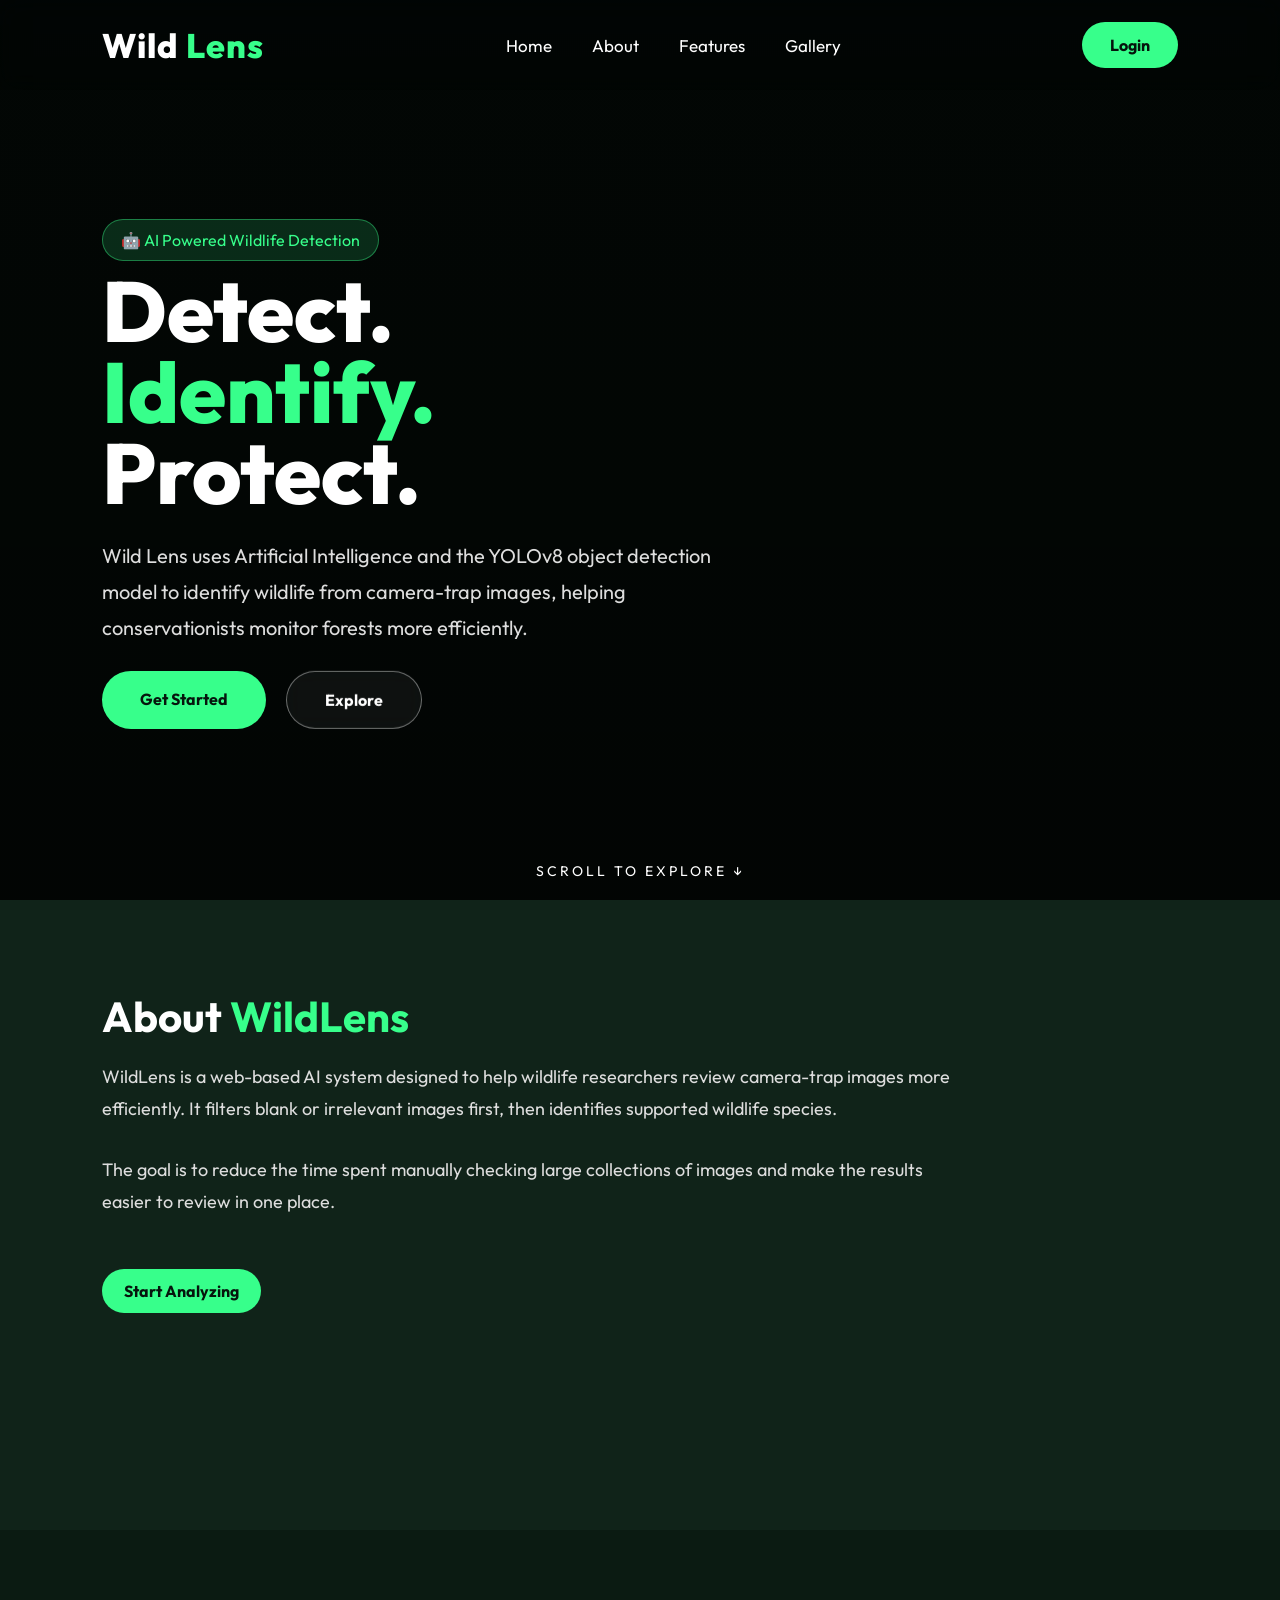
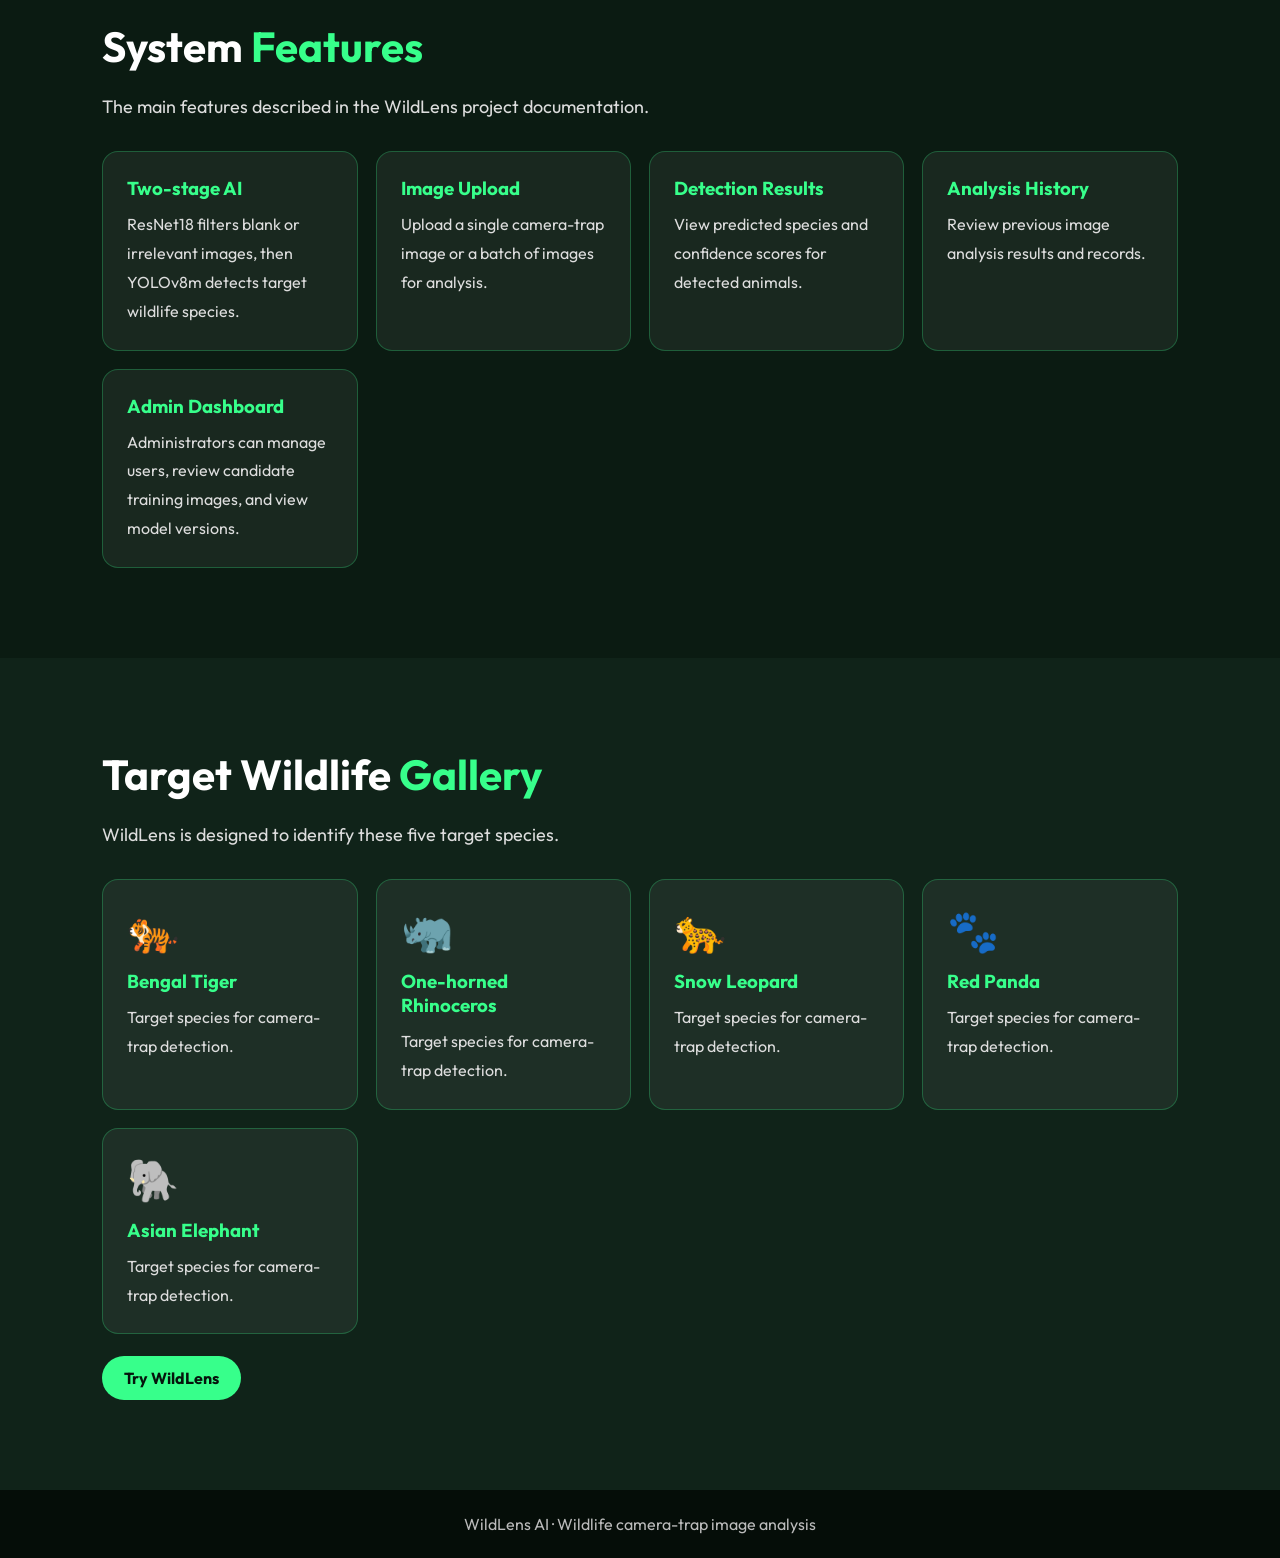
<file: frontend/index.html>
<!doctype html>
<html lang="en">
  <head>
    <meta charset="UTF-8" />
    <meta name="viewport" content="width=device-width, initial-scale=1.0" />
    <title>Wild Lens | AI Wildlife Detection</title>

    <link
      href="https://fonts.googleapis.com/css2?family=Outfit:wght@300;400;500;600;700;800&display=swap"
      rel="stylesheet"
    />

    <style>
      * {
        margin: 0;
        padding: 0;
        box-sizing: border-box;
        font-family: "Outfit", sans-serif;
      }

      html {
        scroll-behavior: smooth;
      }

      body {
        overflow-x: hidden;
        overflow-y: auto;
        color: #fff;
        background: #07130d;
      }

      /* HERO SECTION */
      .hero {
        min-height: 100vh;
        background:
          linear-gradient(rgba(0, 0, 0, 0.65), rgba(0, 0, 0, 0.75)),
          url("https://upload.wikimedia.org/wikipedia/commons/5/56/Tiger.50.jpg");
        background-size: cover;
        background-position: center;
        position: relative;
      }

      /* NAVBAR */
      nav {
        position: absolute;
        top: 0;
        left: 0;
        width: 100%;
        padding: 22px 8%;
        display: flex;
        justify-content: space-between;
        align-items: center;
        backdrop-filter: blur(12px);
        background: rgba(0, 0, 0, 0.15);
        z-index: 10;
      }

      .logo {
        font-size: 34px;
        font-weight: 800;
        letter-spacing: 1px;
      }

      .logo span {
        color: #37ff8b;
      }

      nav ul {
        display: flex;
        list-style: none;
        gap: 40px;
      }

      nav ul li a {
        text-decoration: none;
        color: white;
        font-size: 17px;
        transition: 0.3s;
      }

      nav ul li a:hover {
        color: #37ff8b;
      }

      .login {
        padding: 13px 28px;
        background: #37ff8b;
        border-radius: 40px;
        color: #05140c;
        text-decoration: none;
        font-weight: 700;
        transition: 0.3s;
      }

      .login:hover {
        box-shadow: 0 0 20px #37ff8b;
      }

      /* HERO CONTENT */
      .content {
        position: absolute;
        top: 50%;
        left: 8%;
        transform: translateY(-50%);
        max-width: 650px;
      }

      .badge {
        display: inline-block;
        padding: 10px 18px;
        background: rgba(55, 255, 139, 0.15);
        border: 1px solid rgba(55, 255, 139, 0.4);
        border-radius: 30px;
        color: #37ff8b;
        margin-bottom: 10px;
        margin-top: 48px;
      }

      h1 {
        font-size: 85px;
        line-height: 0.95;
        margin-bottom: 25px;
        font-weight: 800;
      }

      .green {
        color: #37ff8b;
      }

      p {
        font-size: 20px;
        line-height: 1.8;
        color: #ddd;
        margin-bottom: 25px;
      }

      .buttons {
        display: flex;
        gap: 20px;
      }

      .btn {
        padding: 18px 38px;
        border-radius: 50px;
        text-decoration: none;
        font-weight: 700;
        transition: 0.3s;
      }

      .primary {
        background: #37ff8b;
        color: #06150d;
      }

      .primary:hover {
        transform: translateY(-5px);
        box-shadow: 0 0 35px #37ff8b;
      }

      .secondary {
        border: 1px solid rgba(255, 255, 255, 0.4);
        color: white;
        background: rgba(255, 255, 255, 0.05);
        backdrop-filter: blur(10px);
      }

      .secondary:hover {
        background: rgba(255, 255, 255, 0.12);
      }

      .scroll {
        position: absolute;
        bottom: 20px;
        left: 50%;
        transform: translateX(-50%);
        font-size: 14px;
        letter-spacing: 3px;
      }

      /* INFORMATION SECTIONS */
      .info-section {
        min-height: 70vh;
        padding: 90px 8%;
        background: #0b1b12;
        scroll-margin-top: 20px;
      }

      .info-section:nth-of-type(even) {
        background: #102319;
      }

      .info-section h2 {
        font-size: 42px;
        margin-bottom: 18px;
      }

      .info-section h2 span {
        color: #37ff8b;
      }

      .info-section .section-intro {
        max-width: 850px;
        font-size: 18px;
        margin-bottom: 28px;
      }

      .feature-grid,
      .gallery-grid {
        display: grid;
        grid-template-columns: repeat(auto-fit, minmax(210px, 1fr));
        gap: 18px;
      }

      .info-card,
      .species-card {
        padding: 24px;
        border: 1px solid rgba(55, 255, 139, 0.25);
        background: rgba(255, 255, 255, 0.06);
        border-radius: 16px;
      }

      .info-card h3,
      .species-card h3 {
        color: #37ff8b;
        margin-bottom: 10px;
      }

      .info-card p,
      .species-card p {
        font-size: 16px;
        margin: 0;
      }

      .species-icon {
        font-size: 42px;
        margin-bottom: 12px;
      }

      .section-link {
        display: inline-block;
        margin-top: 22px;
        padding: 12px 22px;
        background: #37ff8b;
        color: #06150d;
        text-decoration: none;
        font-weight: 700;
        border-radius: 30px;
      }

      .section-link:hover {
        box-shadow: 0 0 18px #37ff8b;
      }

      footer {
        padding: 24px 8%;
        text-align: center;
        color: #bbb;
        background: #050d08;
      }

      /* RESPONSIVE DESIGN */
      @media (max-width: 900px) {
        nav ul {
          display: none;
        }

        h1 {
          font-size: 55px;
        }

        .content {
          left: 6%;
          right: 6%;
        }

        .buttons {
          flex-direction: column;
          width: 220px;
        }

        .info-section h2 {
          font-size: 34px;
        }
      }
    </style>
  </head>

  <body>
    <!-- HOME SECTION -->
    <section class="hero" id="home">
      <nav>
        <div class="logo">Wild <span>Lens</span></div>

        <ul>
          <li><a href="#home">Home</a></li>
          <li><a href="#about">About</a></li>
          <li><a href="#features">Features</a></li>
          <li><a href="#gallery">Gallery</a></li>
        </ul>

        <a href="login.html" class="login">Login</a>
      </nav>

      <div class="content">
        <div class="badge">🤖 AI Powered Wildlife Detection</div>

        <h1>
          Detect.<br />
          <span class="green">Identify.</span><br />
          Protect.
        </h1>

        <p>
          Wild Lens uses Artificial Intelligence and the YOLOv8 object detection
          model to identify wildlife from camera-trap images, helping
          conservationists monitor forests more efficiently.
        </p>

        <div class="buttons">
          <a href="login.html" class="btn primary">Get Started</a>
          <a href="#about" class="btn secondary">Explore</a>
        </div>
      </div>

      <div class="scroll">SCROLL TO EXPLORE ↓</div>
    </section>

    <!-- ABOUT SECTION -->
    <section class="info-section" id="about">
      <h2>About <span>WildLens</span></h2>

      <p class="section-intro">
        WildLens is a web-based AI system designed to help wildlife researchers
        review camera-trap images more efficiently. It filters blank or
        irrelevant images first, then identifies supported wildlife species.
      </p>

      <p class="section-intro">
        The goal is to reduce the time spent manually checking large collections
        of images and make the results easier to review in one place.
      </p>

      <a class="section-link" href="login.html">Start Analyzing</a>
    </section>

    <!-- FEATURES SECTION -->
    <section class="info-section" id="features">
      <h2>System <span>Features</span></h2>

      <p class="section-intro">
        The main features described in the WildLens project documentation.
      </p>

      <div class="feature-grid">
        <article class="info-card">
          <h3>Two-stage AI</h3>
          <p>
            ResNet18 filters blank or irrelevant images, then YOLOv8m detects
            target wildlife species.
          </p>
        </article>

        <article class="info-card">
          <h3>Image Upload</h3>
          <p>
            Upload a single camera-trap image or a batch of images for analysis.
          </p>
        </article>

        <article class="info-card">
          <h3>Detection Results</h3>
          <p>
            View predicted species and confidence scores for detected animals.
          </p>
        </article>

        <article class="info-card">
          <h3>Analysis History</h3>
          <p>Review previous image analysis results and records.</p>
        </article>

        <article class="info-card">
          <h3>Admin Dashboard</h3>
          <p>
            Administrators can manage users, review candidate training images,
            and view model versions.
          </p>
        </article>
      </div>
    </section>

    <!-- GALLERY SECTION -->
    <section class="info-section" id="gallery">
      <h2>Target Wildlife <span>Gallery</span></h2>

      <p class="section-intro">
        WildLens is designed to identify these five target species.
      </p>

      <div class="gallery-grid">
        <article class="species-card">
          <div class="species-icon">🐅</div>
          <h3>Bengal Tiger</h3>
          <p>Target species for camera-trap detection.</p>
        </article>

        <article class="species-card">
          <div class="species-icon">🦏</div>
          <h3>One-horned Rhinoceros</h3>
          <p>Target species for camera-trap detection.</p>
        </article>

        <article class="species-card">
          <div class="species-icon">🐆</div>
          <h3>Snow Leopard</h3>
          <p>Target species for camera-trap detection.</p>
        </article>

        <article class="species-card">
          <div class="species-icon">🐾</div>
          <h3>Red Panda</h3>
          <p>Target species for camera-trap detection.</p>
        </article>

        <article class="species-card">
          <div class="species-icon">🐘</div>
          <h3>Asian Elephant</h3>
          <p>Target species for camera-trap detection.</p>
        </article>
      </div>

      <a class="section-link" href="login.html">Try WildLens</a>
    </section>

    <footer>WildLens AI · Wildlife camera-trap image analysis</footer>
  </body>
</html>
</file>
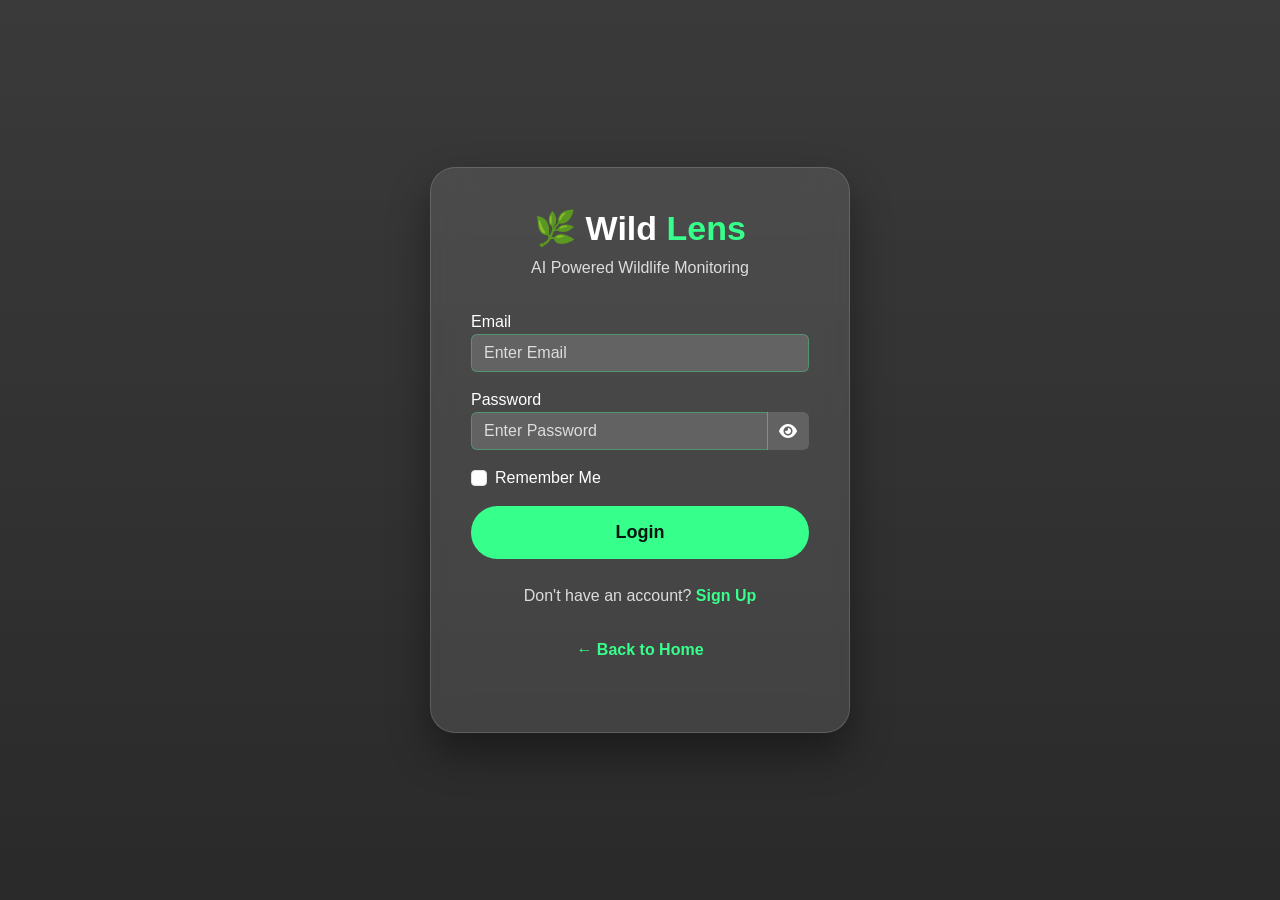
<file: frontend/detect.html>
<!doctype html>
<html lang="en">
  <head>
    <meta charset="UTF-8" />
    <meta name="viewport" content="width=device-width, initial-scale=1.0" />
    <title>Wild Lens | AI Detection</title>
    <link
      href="https://fonts.googleapis.com/css2?family=Poppins:wght@300;400;500;600;700;800&display=swap"
      rel="stylesheet"
    />
    <link
      rel="stylesheet"
      href="https://cdnjs.cloudflare.com/ajax/libs/font-awesome/6.5.2/css/all.min.css"
    />
    <link rel="stylesheet" href="user-dashboard.css" />
    <link rel="stylesheet" href="pages.css" />
  </head>
  <body
    data-page="detect"
    data-title="AI Detection"
    data-sub="Upload a camera-trap image to identify wildlife."
  >
    <div class="dashboard-container">
      <aside class="sidebar" id="sidebar"></aside>
      <main class="main">
        <header class="topbar" id="topbar"></header>

        <section class="scanner-section">
          <div class="section-title">
            <h2><i class="fa-solid fa-camera-retro"></i>Wildlife AI Scanner</h2>
            <p>Upload an image captured from camera or device.</p>
          </div>
          <div class="scanner-grid">
            <div class="upload-area" id="uploadArea">
              <i class="fa-solid fa-cloud-arrow-up"></i>
              <h3>Upload Wildlife Image</h3>
              <p>Drag &amp; drop or browse image</p>
              <label class="browse-btn"
                >Choose Image<input
                  type="file"
                  id="imageInput"
                  accept="image/*"
                  multiple
                  hidden
              /></label>
            </div>
            <div class="preview-area">
              <img id="previewImage" src="" alt="Preview" />
              <div id="previewText">
                <i class="fa-regular fa-image"></i>
                <p>Image Preview</p>
              </div>
            </div>
          </div>
          <div class="scan-buttons">
            <button id="detectBtn" disabled>
              <i class="fa-solid fa-wand-magic-sparkles"></i> Start Detection
            </button>
            <button id="removeBtn">
              <i class="fa-solid fa-trash"></i> Remove
            </button>
          </div>
        </section>

        <section class="result-section" id="resultSection">
          <div class="section-title">
            <h2><i class="fa-solid fa-paw"></i>Detection Result</h2>
          </div>
          <div class="result-card">
            <div class="animal-image">
              <img id="resultImage" src="" alt="" />
            </div>
            <div class="result-details">
              <h2 id="speciesName">No Detection Yet</h2>
              <div class="confidence">
                <span>Confidence</span><strong id="confidence">0%</strong>
              </div>
              <div class="progress"><div id="confidenceBar"></div></div>
              <p>
                <i class="fa-solid fa-calendar"></i
                ><span id="detectDate">-</span>
              </p>
              <p id="resultNote"></p>
            </div>
          </div>
          <div id="batchResults"></div>
        </section>

        <footer>🌿 Wild Lens | AI Powered Wildlife Monitoring System</footer>
      </main>
    </div>
    <script src="toast.js"></script>
    <script src="app.js"></script>
  </body>
</html>
</file>
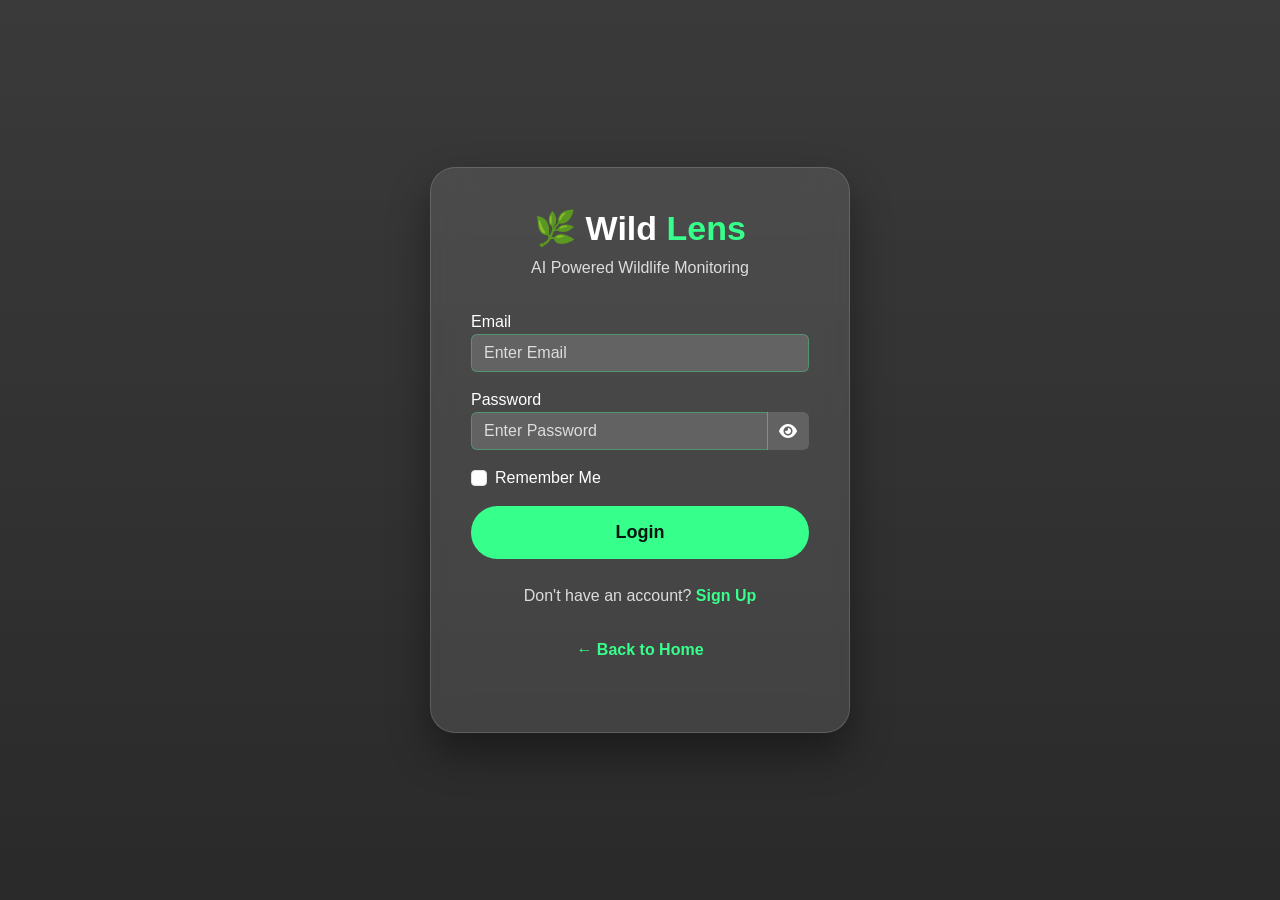
<file: frontend/history.html>
<!doctype html>
<html lang="en">
  <head>
    <meta charset="UTF-8" />
    <meta name="viewport" content="width=device-width, initial-scale=1.0" />
    <title>Wild Lens | History</title>
    <link
      href="https://fonts.googleapis.com/css2?family=Poppins:wght@300;400;500;600;700;800&display=swap"
      rel="stylesheet"
    />
    <link
      rel="stylesheet"
      href="https://cdnjs.cloudflare.com/ajax/libs/font-awesome/6.5.2/css/all.min.css"
    />
    <link rel="stylesheet" href="user-dashboard.css" />
    <link rel="stylesheet" href="pages.css" />
  </head>
  <body
    data-page="history"
    data-title="Detection History"
    data-sub="Every image you have analysed."
  >
    <div class="dashboard-container">
      <aside class="sidebar" id="sidebar"></aside>
      <main class="main">
        <header class="topbar" id="topbar"></header>

        <section class="page-section">
          <div class="section-head">
            <div class="filter-bar">
              <select id="historyFilter">
                <option value="all">All results</option>
                <option value="wildlife">Species identified</option>
                <option value="unidentified">
                  Wildlife (not a target species)
                </option>
                <option value="blank">No wildlife</option>
              </select>
              <span id="historyCount" class="empty-note"></span>
            </div>
          </div>
          <div class="history-grid" id="historyContainer"></div>
        </section>

        <footer>🌿 Wild Lens | AI Powered Wildlife Monitoring System</footer>
      </main>
    </div>
    <script src="toast.js"></script>
    <script src="app.js"></script>
  </body>
</html>
</file>
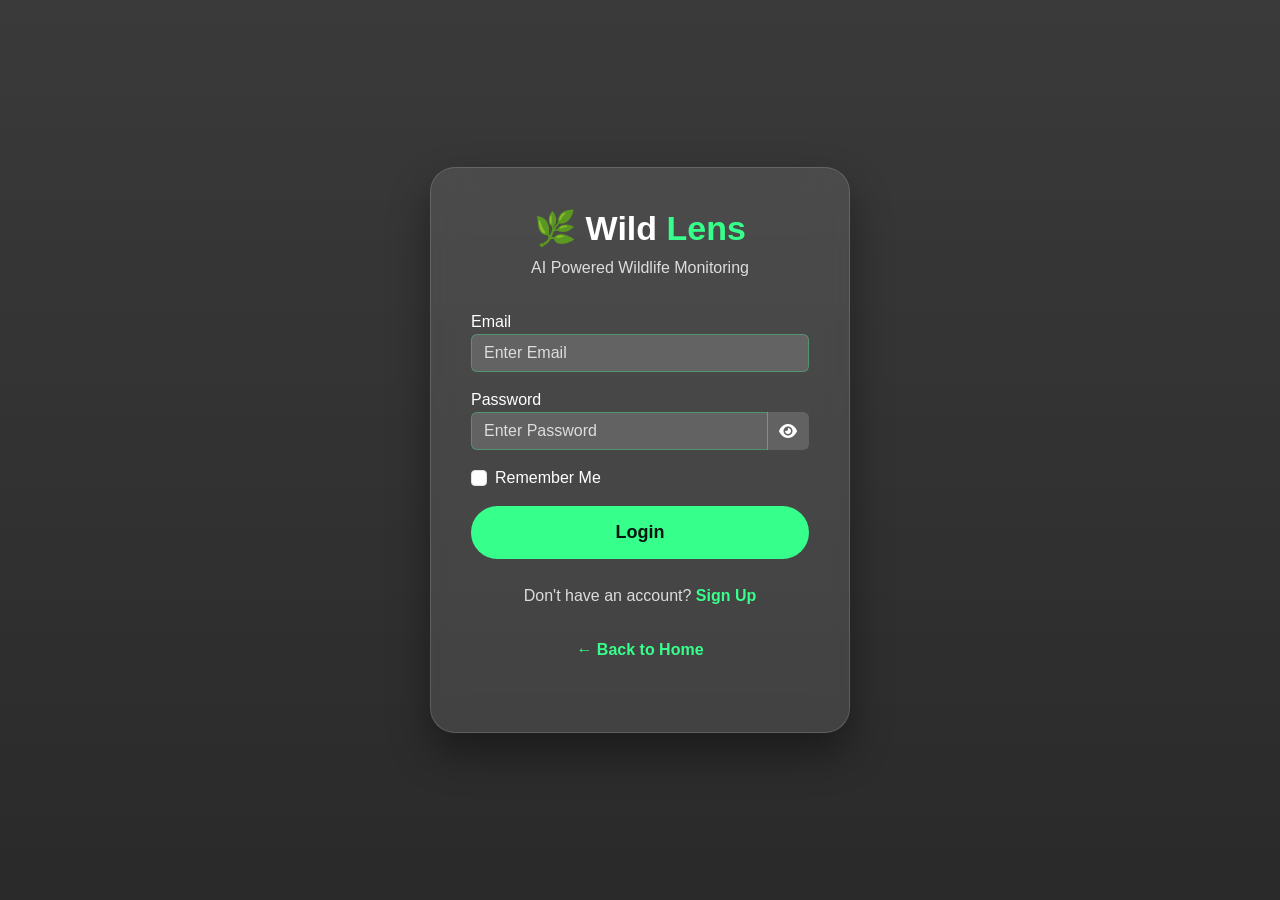
<file: frontend/login.html>
<!doctype html>
<html lang="en">
  <head>
    <meta charset="UTF-8" />
    <meta name="viewport" content="width=device-width, initial-scale=1.0" />

    <title>Wild Lens | Login</title>

    <link
      href="https://cdn.jsdelivr.net/npm/bootstrap@5.3.3/dist/css/bootstrap.min.css"
      rel="stylesheet"
    />

    <link
      href="https://cdnjs.cloudflare.com/ajax/libs/font-awesome/6.5.2/css/all.min.css"
      rel="stylesheet"
    />

    <style>
      * {
        margin: 0;
        padding: 0;
        box-sizing: border-box;
        font-family: "Outfit", Arial, sans-serif;
      }

      body {
        height: 100vh;

        display: flex;

        justify-content: center;

        align-items: center;

        background:
          linear-gradient(rgba(0, 0, 0, 0.65), rgba(0, 0, 0, 0.75)),
          url("https://images.unsplash.com/photo-1441974231531-c6227db76b6e?auto=format&fit=crop&w=1600&q=80");

        background-size: cover;

        background-position: center;
      }

      /* OVERLAY */

      .overlay {
        position: absolute;

        width: 100%;

        height: 100%;

        background: rgba(0, 0, 0, 0.35);
      }

      /* LOGIN BOX */

      .login-box {
        position: relative;

        z-index: 10;

        width: 420px;

        padding: 40px;

        border-radius: 25px;

        background: rgba(255, 255, 255, 0.1);

        backdrop-filter: blur(18px);

        border: 1px solid rgba(255, 255, 255, 0.15);

        color: white;

        box-shadow: 0 20px 40px rgba(0, 0, 0, 0.4);
      }

      .login-box h2 {
        text-align: center;

        font-size: 34px;

        font-weight: 800;
      }

      .login-box h2 span {
        color: #37ff8b;
      }

      .login-box p {
        text-align: center;

        color: #ddd;

        margin-bottom: 30px;
      }

      label {
        color: white;

        font-weight: 500;
      }

      .form-control,
      .form-select {
        background: rgba(255, 255, 255, 0.15);

        border: 1px solid rgba(55, 255, 139, 0.3);

        color: white;
      }

      .form-control::placeholder {
        color: #ddd;
      }

      .form-control:focus,
      .form-select:focus {
        background: rgba(255, 255, 255, 0.2);

        color: white;

        border-color: #37ff8b;

        box-shadow: 0 0 15px rgba(55, 255, 139, 0.4);
      }

      .form-select option {
        background: #102218;

        color: white;
      }

      .input-group-text {
        background: rgba(255, 255, 255, 0.15);

        border: none;

        color: white;

        cursor: pointer;
      }

      .btn-login {
        width: 100%;

        padding: 13px;

        background: #37ff8b;

        border: none;

        border-radius: 30px;

        color: #06150d;

        font-weight: 800;

        font-size: 18px;

        transition: 0.3s;
      }

      .btn-login:hover {
        box-shadow: 0 0 30px #37ff8b;

        transform: translateY(-3px);
      }

      .bottom-links {
        text-align: center;

        margin-top: 25px;
      }

      .bottom-links a {
        color: #37ff8b;

        text-decoration: none;

        font-weight: 600;
      }

      .bottom-links a:hover {
        text-decoration: underline;
      }
    </style>
  </head>

  <body>
    <div class="overlay"></div>

    <div class="login-box">
      <h2>🌿 Wild <span>Lens</span></h2>

      <p>AI Powered Wildlife Monitoring</p>

      <form id="loginForm">
        <!-- <div class="mb-3">
          <label> Login As </label>

          <select class="form-select" id="role">
            <option value="user">User</option>

            <option value="admin">Admin</option>
          </select>
        </div> -->

        <div class="mb-3">
          <label> Email </label>

          <input
            type="email"
            id="email"
            class="form-control"
            placeholder="Enter Email"
            required
          />
        </div>

        <div class="mb-3">
          <label> Password </label>

          <div class="input-group">
            <input
              type="password"
              id="password"
              class="form-control"
              placeholder="Enter Password"
              required
            />

            <span class="input-group-text" onclick="togglePassword()">
              <i class="fa-solid fa-eye" id="eye"> </i>
            </span>
          </div>
        </div>

        <div class="mb-3 form-check">
          <input type="checkbox" class="form-check-input" />

          <label class="form-check-label"> Remember Me </label>
        </div>

        <button class="btn-login">Login</button>
      </form>

      <div class="bottom-links">
        <p>
          Don't have an account?

          <a href="signup.html"> Sign Up </a>
        </p>

        <p>
          <a href="index.html"> ← Back to Home </a>
        </p>
      </div>
    </div>
    <script src="toast.js"></script>
    <script>
      // PASSWORD SHOW / HIDE

      function togglePassword() {
        let password = document.getElementById("password");

        let eye = document.getElementById("eye");

        if (password.type === "password") {
          password.type = "text";

          eye.classList.remove("fa-eye");

          eye.classList.add("fa-eye-slash");
        } else {
          password.type = "password";

          eye.classList.remove("fa-eye-slash");

          eye.classList.add("fa-eye");
        }
      }

      // LOGIN SYSTEM

      document
        .getElementById("loginForm")
        .addEventListener("submit", async (e) => {
          e.preventDefault();
          try {
            const res = await fetch("/api/login", {
              method: "POST",
              headers: { "Content-Type": "application/json" },
              body: JSON.stringify({
                email: document.getElementById("email").value.trim(),
                password: document.getElementById("password").value,
              }),
            });
            const data = await res.json();
            if (!res.ok) return showToast(data.error, "error");

            // app.js still reads currentUser for the sidebar/topbar display only
            localStorage.setItem("currentUser", JSON.stringify(data.user));
            showToast("Login successful! Welcome, " + data.user.name);
            setTimeout(() => {
              window.location.href =
                data.user.role === "admin"
                  ? "admin-dashboard.html"
                  : "user-dashboard.html";
            }, 1200);
          } catch {
            showToast("Cannot reach the server", "error");
          }
        });
    </script>
  </body>
</html>
</file>
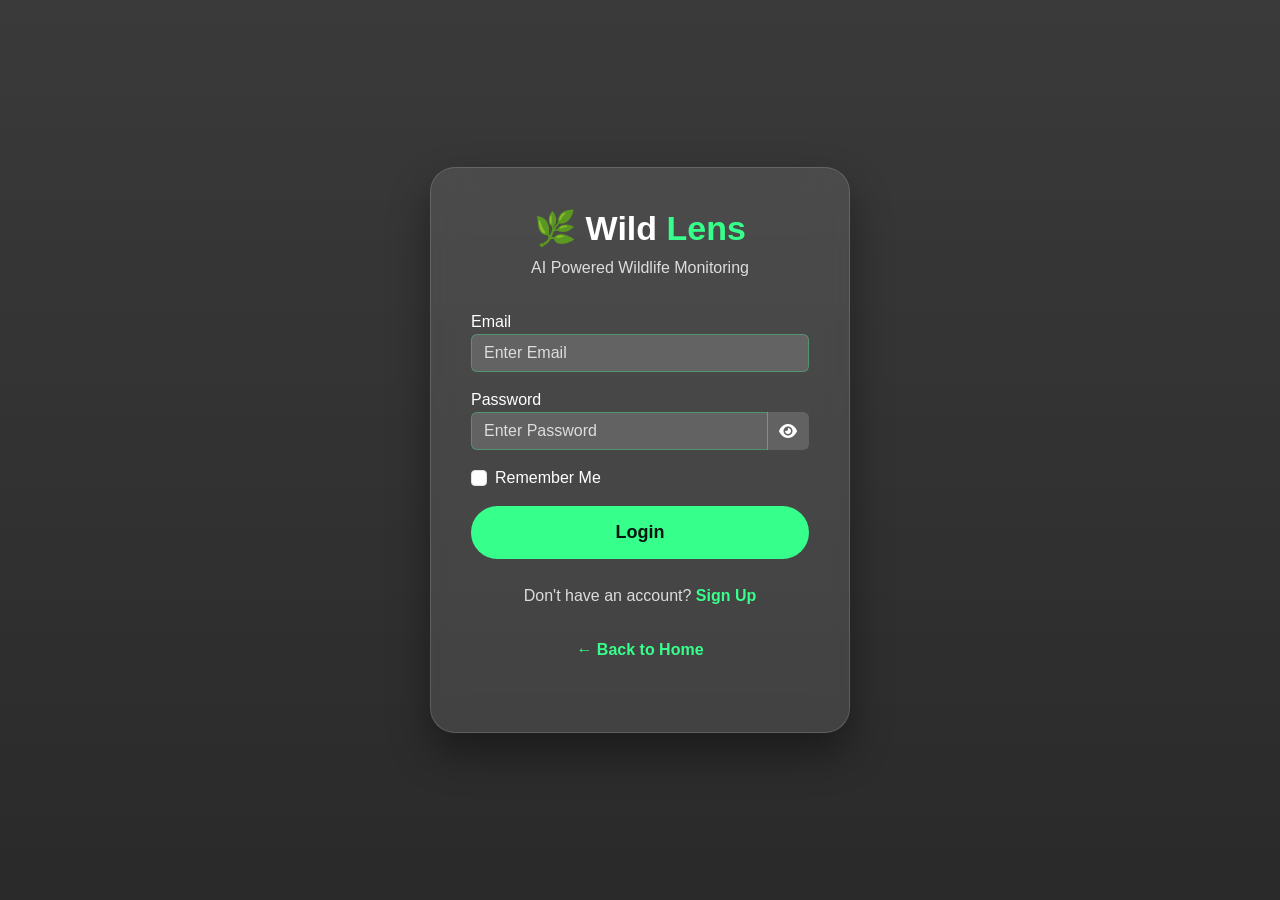
<file: frontend/profile.html>
<!doctype html>
<html lang="en">
  <head>
    <meta charset="UTF-8" />
    <meta name="viewport" content="width=device-width, initial-scale=1.0" />
    <title>Wild Lens | Profile</title>
    <link
      href="https://fonts.googleapis.com/css2?family=Poppins:wght@300;400;500;600;700;800&display=swap"
      rel="stylesheet"
    />
    <link
      rel="stylesheet"
      href="https://cdnjs.cloudflare.com/ajax/libs/font-awesome/6.5.2/css/all.min.css"
    />
    <link rel="stylesheet" href="user-dashboard.css" />
    <link rel="stylesheet" href="pages.css" />
  </head>
  <body
    data-page="profile"
    data-title="My Profile"
    data-sub="Your account details."
  >
    <div class="dashboard-container">
      <aside class="sidebar" id="sidebar"></aside>
      <main class="main">
        <header class="topbar" id="topbar"></header>

        <section class="profile-section">
          <div class="profile-card">
            <div class="avatar lg" id="profileAvatar">U</div>
            <div>
              <h2 id="profileFullName">User Name</h2>
              <p id="profileEmail">user@email.com</p>
              <p>Images analysed: <strong id="profileScans">0</strong></p>
              <span class="role-tag" id="profileRole">User</span>
            </div>
          </div>
        </section>

        <footer>🌿 Wild Lens | AI Powered Wildlife Monitoring System</footer>
      </main>
    </div>
    <script src="toast.js"></script>
    <script src="app.js"></script>
  </body>
</html>
</file>
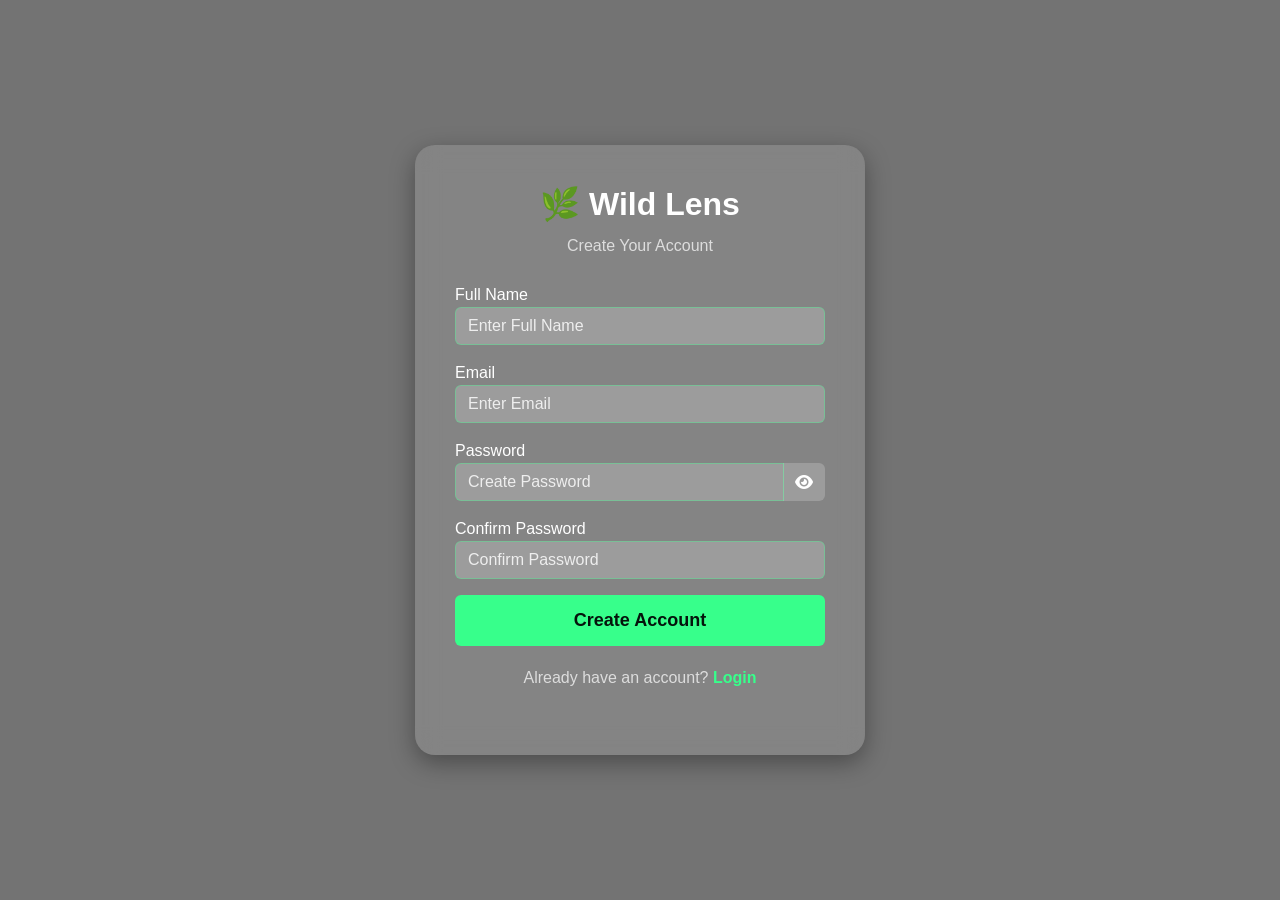
<file: frontend/signup.html>
<!doctype html>
<html lang="en">
  <head>
    <meta charset="UTF-8" />
    <meta name="viewport" content="width=device-width, initial-scale=1.0" />
    <title>Wild Lens | Sign Up</title>

    <link
      href="https://cdn.jsdelivr.net/npm/bootstrap@5.3.3/dist/css/bootstrap.min.css"
      rel="stylesheet"
    />
    <link
      href="https://cdnjs.cloudflare.com/ajax/libs/font-awesome/6.5.2/css/all.min.css"
      rel="stylesheet"
    />
    <style>
      * {
        margin: 0;
        padding: 0;
        box-sizing: border-box;
        font-family: Arial, Helvetica, sans-serif;
      }

      body {
        height: 100vh;
        display: flex;
        justify-content: center;
        align-items: center;
        background: url("https://images.unsplash.com/photo-1441974231531-c6227db76b6e?auto=format&fit=crop&w=1600&q=80");
        background-size: cover;
        background-position: center;
      }

      .overlay {
        position: absolute;
        width: 100%;
        height: 100%;
        background: rgba(0, 0, 0, 0.55);
      }

      .signup-box {
        position: relative;
        z-index: 10;
        width: 450px;
        background: rgba(255, 255, 255, 0.12);
        backdrop-filter: blur(12px);
        padding: 40px;
        border-radius: 20px;
        color: white;
        box-shadow: 0 8px 25px rgba(0, 0, 0, 0.35);
      }

      .signup-box h2 {
        text-align: center;
        margin-bottom: 10px;
        font-weight: bold;
      }

      .signup-box p {
        text-align: center;
        margin-bottom: 25px;
        color: #ddd;
      }

      .form-control,
      .form-select {
        background: rgba(255, 255, 255, 0.2);
        border: 1px solid rgba(55, 255, 139, 0.35);
        color: white;
      }

      .form-control::placeholder {
        color: #eee;
      }

      .form-control:focus,
      .form-select:focus {
        background: rgba(255, 255, 255, 0.25);
        border-color: #37ff8b;
        box-shadow: 0 0 10px rgba(55, 255, 139, 0.45);
        color: white;
      }

      .form-select option {
        background: #0b1d14;
        color: #37ff8b;
      }

      .input-group-text {
        background: rgba(255, 255, 255, 0.2);
        border: none;
        color: white;
        cursor: pointer;
      }

      .btn-signup {
        width: 100%;
        background: #37ff8b;
        color: #05140c;
        border: none;
        padding: 12px;
        font-size: 18px;
        font-weight: bold;
        transition: 0.3s;
      }

      .btn-signup:hover {
        background: #2de67b;
        box-shadow: 0 0 20px #37ff8b;
      }

      .bottom-links {
        text-align: center;
        margin-top: 20px;
      }

      .bottom-links a {
        color: #37ff8b;
        font-weight: bold;
        text-decoration: none;
      }

      .bottom-links a:hover {
        text-decoration: underline;
      }
    </style>
  </head>

  <body>
    <div class="overlay"></div>

    <div class="signup-box">
      <h2>🌿 Wild Lens</h2>

      <p>Create Your Account</p>

      <form id="signupForm">
        <div class="mb-3">
          <label>Full Name</label>
          <input
            type="text"
            class="form-control"
            id="name"
            placeholder="Enter Full Name"
            required
          />
        </div>

        <div class="mb-3">
          <label>Email</label>
          <input
            type="email"
            class="form-control"
            id="email"
            placeholder="Enter Email"
            required
          />
        </div>

        <div class="mb-3">
          <label>Password</label>

          <div class="input-group">
            <input
              type="password"
              class="form-control"
              id="password"
              placeholder="Create Password"
              required
            />

            <span class="input-group-text" onclick="togglePassword()">
              <i class="fa-solid fa-eye" id="eye"></i>
            </span>
          </div>
        </div>

        <div class="mb-3">
          <label>Confirm Password</label>

          <input
            type="password"
            class="form-control"
            id="confirmPassword"
            placeholder="Confirm Password"
            required
          />
        </div>

        <button type="submit" class="btn btn-signup">Create Account</button>
      </form>

      <div class="bottom-links">
        <p class="mt-3">
          Already have an account?

          <a href="login.html"> Login </a>
        </p>
      </div>
    </div>

    <script src="toast.js"></script>
    <script>
      function togglePassword() {
        let password = document.getElementById("password");

        let eye = document.getElementById("eye");

        if (password.type === "password") {
          password.type = "text";

          eye.classList.remove("fa-eye");

          eye.classList.add("fa-eye-slash");
        } else {
          password.type = "password";

          eye.classList.remove("fa-eye-slash");

          eye.classList.add("fa-eye");
        }
      }

      document
        .getElementById("signupForm")
        .addEventListener("submit", async (e) => {
          e.preventDefault();
          const password = document.getElementById("password").value;
          if (password !== document.getElementById("confirmPassword").value)
            return showToast("Passwords do not match", "error");

          try {
            const res = await fetch("/api/register", {
              method: "POST",
              headers: { "Content-Type": "application/json" },
              body: JSON.stringify({
                name: document.getElementById("name").value.trim(),
                email: document.getElementById("email").value.trim(),
                password,
              }),
            });
            const data = await res.json();
            if (!res.ok) return showToast(data.error, "error");
            showToast("Registration successful! Redirecting to login...");
            setTimeout(() => (window.location.href = "login.html"), 1500);
          } catch {
            showToast("Cannot reach the server", "error");
          }
        });
    </script>
  </body>
</html>
</file>
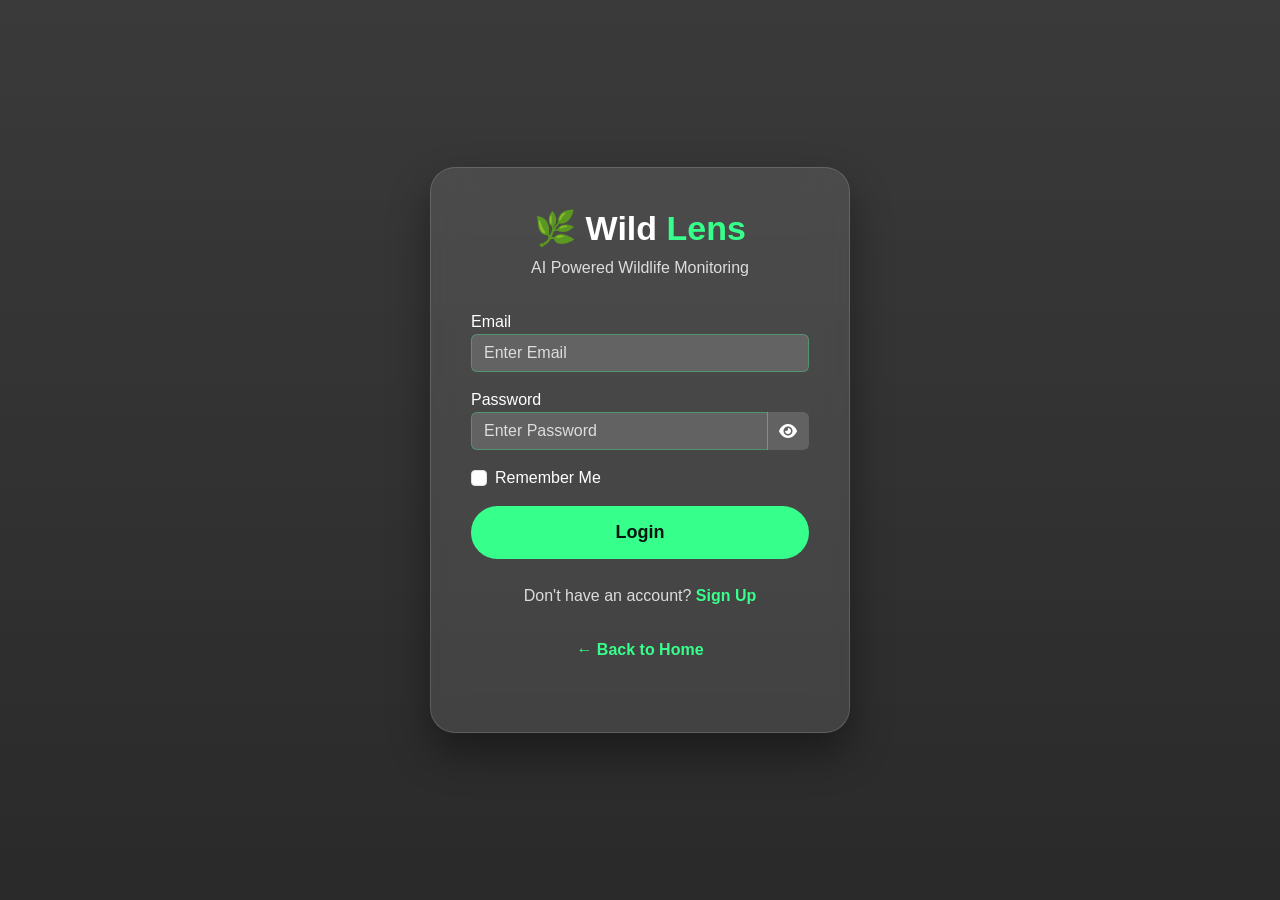
<file: frontend/species.html>
<!doctype html>
<html lang="en">
  <head>
    <meta charset="UTF-8" />
    <meta name="viewport" content="width=device-width, initial-scale=1.0" />
    <title>Wild Lens | Species Library</title>
    <link
      href="https://fonts.googleapis.com/css2?family=Poppins:wght@300;400;500;600;700;800&display=swap"
      rel="stylesheet"
    />
    <link
      rel="stylesheet"
      href="https://cdnjs.cloudflare.com/ajax/libs/font-awesome/6.5.2/css/all.min.css"
    />
    <link rel="stylesheet" href="user-dashboard.css" />
    <link rel="stylesheet" href="pages.css" />
  </head>
  <body
    data-page="species"
    data-title="Species Library"
    data-sub="The five endangered species WildLens can identify."
  >
    <div class="dashboard-container">
      <aside class="sidebar" id="sidebar"></aside>
      <main class="main">
        <header class="topbar" id="topbar"></header>

        <section class="page-section">
          <div class="species-grid" id="speciesGrid"></div>
        </section>

        <footer>🌿 Wild Lens | AI Powered Wildlife Monitoring System</footer>
      </main>
    </div>
    <script src="toast.js"></script>
    <script src="app.js"></script>
  </body>
</html>
</file>
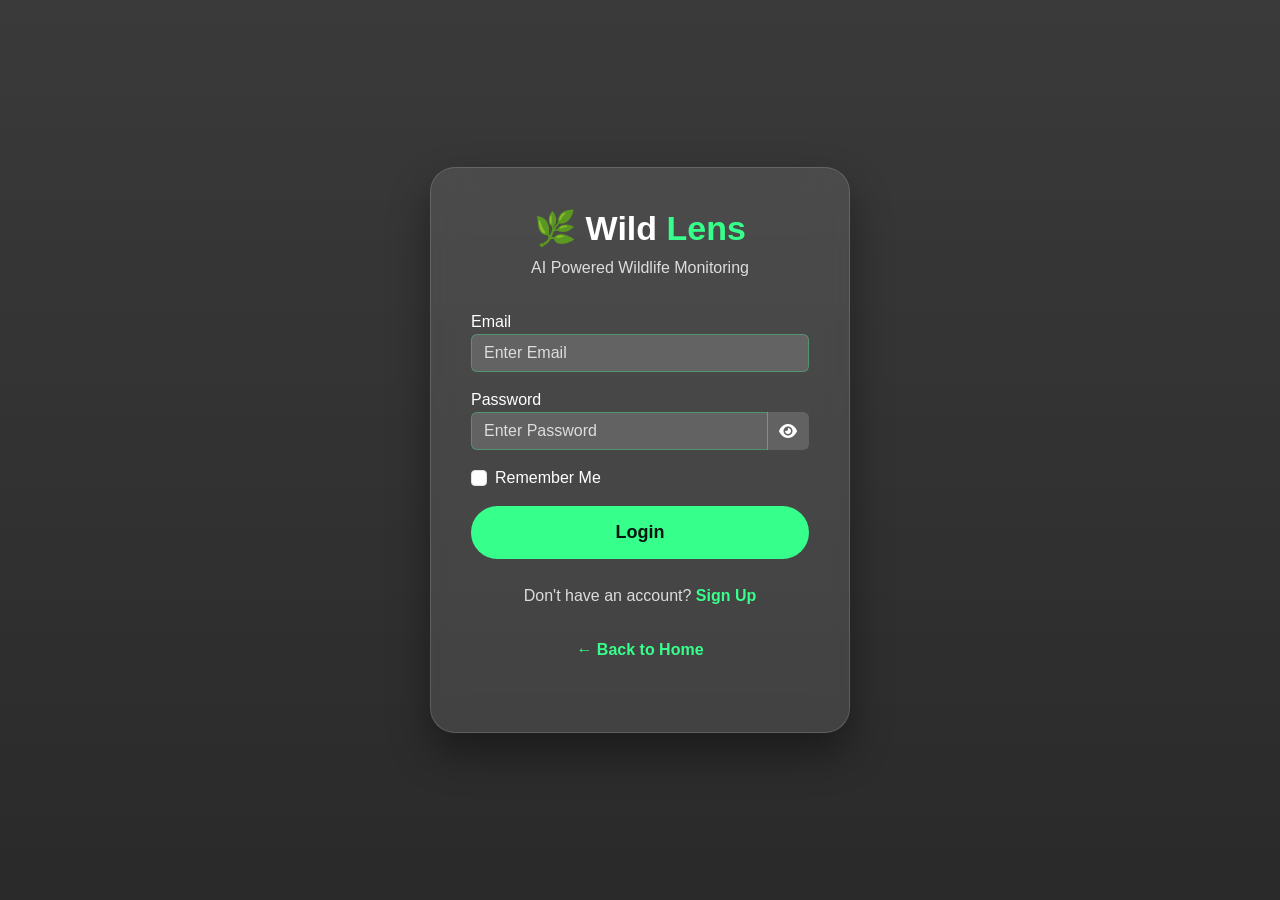
<file: frontend/user-dashboard.html>
<!doctype html>
<html lang="en">
  <head>
    <meta charset="UTF-8" />
    <meta name="viewport" content="width=device-width, initial-scale=1.0" />
    <title>Wild Lens | Dashboard</title>
    <link
      href="https://fonts.googleapis.com/css2?family=Poppins:wght@300;400;500;600;700;800&display=swap"
      rel="stylesheet"
    />
    <link
      rel="stylesheet"
      href="https://cdnjs.cloudflare.com/ajax/libs/font-awesome/6.5.2/css/all.min.css"
    />
    <link rel="stylesheet" href="user-dashboard.css" />
    <link rel="stylesheet" href="pages.css" />
  </head>
  <body
    data-page="dashboard"
    data-title="Welcome back, {name} 👋"
    data-sub="Monitor wildlife using AI powered detection."
  >
    <div class="dashboard-container">
      <aside class="sidebar" id="sidebar"></aside>
      <main class="main">
        <header class="topbar" id="topbar"></header>

        <section class="stats">
          <div class="stat-card">
            <i class="fa-solid fa-camera"></i>
            <div>
              <h2 id="totalScan">0</h2>
              <p>Total Scans</p>
            </div>
          </div>
          <div class="stat-card">
            <i class="fa-solid fa-paw"></i>
            <div>
              <h2 id="wildlifeCount">0</h2>
              <p>Wildlife Detected</p>
            </div>
          </div>
          <div class="stat-card">
            <i class="fa-regular fa-image"></i>
            <div>
              <h2 id="blankCount">0</h2>
              <p>Blank Images</p>
            </div>
          </div>
          <div class="stat-card">
            <i class="fa-solid fa-leaf"></i>
            <div>
              <h2 id="speciesCount">0</h2>
              <p>Species Found</p>
            </div>
          </div>
        </section>

        <section class="page-section">
          <div class="section-head">
            <div class="section-title">
              <h2><i class="fa-solid fa-chart-simple"></i>Species Breakdown</h2>
              <p>Detections per target species</p>
            </div>
            <a class="view-all" href="detect.html">Scan an image &rarr;</a>
          </div>
          <div id="speciesBreakdown"></div>
        </section>

        <section class="page-section">
          <div class="section-head">
            <div class="section-title">
              <h2>
                <i class="fa-solid fa-clock-rotate-left"></i>Recent Detections
              </h2>
              <p>Your latest results</p>
            </div>
            <a class="view-all" href="history.html">View all &rarr;</a>
          </div>
          <div class="history-grid" id="recentContainer"></div>
        </section>

        <footer>🌿 Wild Lens | AI Powered Wildlife Monitoring System</footer>
      </main>
    </div>
    <script src="toast.js"></script>
    <script src="app.js"></script>
  </body>
</html>
</file>
<file: frontend/user-dashboard.css>
/* ===============================
   WILD LENS USER DASHBOARD CSS
================================ */

* {
  margin: 0;
  padding: 0;
  box-sizing: border-box;
  font-family: "Poppins", sans-serif;
}

body {
  min-height: 100vh;

  color: white;

  background:
    linear-gradient(rgba(5, 12, 8, 0.8), rgba(5, 12, 8, 0.9)),
    url("https://images.unsplash.com/photo-1511497584788-876760111969?auto=format&fit=crop&w=1800&q=80");

  background-size: cover;

  background-position: center;

  background-attachment: fixed;
}

/* ===============================
MAIN CONTAINER
================================ */

.dashboard-container {
  display: flex;

  min-height: 100vh;
}

/* ===============================
SIDEBAR
================================ */

.sidebar {
  position: fixed;

  left: 0;

  top: 0;

  height: 100vh;

  width: 260px;

  padding: 30px 20px;

  background: rgba(15, 23, 32, 0.85);

  backdrop-filter: blur(20px);

  border-right: 1px solid rgba(255, 255, 255, 0.1);
}

.logo {
  text-align: center;

  margin-bottom: 45px;
}

.logo h2 {
  font-size: 32px;

  font-weight: 800;
}

.logo span {
  color: #37ff8b;
}

.logo p {
  color: #aaa;

  font-size: 13px;

  margin-top: 5px;
}

.sidebar ul {
  list-style: none;
}

.sidebar li {
  display: flex;

  align-items: center;

  gap: 15px;

  padding: 15px;

  margin-bottom: 12px;

  border-radius: 15px;

  cursor: pointer;

  transition: 0.3s;

  color: #ddd;
}

.sidebar li i {
  font-size: 19px;

  width: 25px;
}

.sidebar li:hover {
  background: rgba(55, 255, 139, 0.15);

  color: #37ff8b;

  transform: translateX(5px);
}

.sidebar li.active {
  background: #37ff8b;

  color: #06150d;

  font-weight: 700;
}

/* ===============================
MAIN AREA
================================ */

.main {
  margin-left: 260px;

  padding: 35px;

  width: calc(100% - 260px);
}

/* ===============================
TOPBAR
================================ */

.topbar {
  display: flex;

  justify-content: space-between;

  align-items: center;

  margin-bottom: 35px;
}

.welcome h1 {
  font-size: 32px;

  font-weight: 700;
}

.welcome span {
  color: #37ff8b;
}

.welcome p {
  color: #ccc;

  margin-top: 5px;
}

.profile {
  display: flex;

  align-items: center;

  gap: 15px;

  padding: 12px 20px;

  border-radius: 40px;

  background: rgba(255, 255, 255, 0.08);

  backdrop-filter: blur(15px);
}

.profile img {
  width: 55px;

  height: 55px;

  border-radius: 50%;

  border: 3px solid #37ff8b;
}

.profile h4 {
  font-size: 16px;
}

.profile p {
  font-size: 13px;

  color: #aaa;
}

/* ===============================
STAT CARDS
================================ */

.stats {
  display: grid;

  grid-template-columns: repeat(4, 1fr);

  gap: 25px;

  margin-bottom: 35px;
}

.stat-card {
  display: flex;

  justify-content: space-between;

  align-items: center;

  padding: 25px;

  border-radius: 22px;

  background: rgba(255, 255, 255, 0.09);

  backdrop-filter: blur(18px);

  border: 1px solid rgba(255, 255, 255, 0.1);

  transition: 0.3s;
}

.stat-card:hover {
  transform: translateY(-8px);

  border-color: #37ff8b;
}

.stat-card i {
  font-size: 40px;

  color: #37ff8b;
}

.stat-card h2 {
  font-size: 32px;
}

.stat-card p {
  color: #ccc;

  margin-top: 5px;
}

/* ===============================
COMMON SECTION TITLE
================================ */

.section-title {
  margin-bottom: 25px;
}

.section-title h2 {
  font-size: 28px;
}

.section-title h2 i {
  color: #37ff8b;

  margin-right: 10px;
}

.section-title p {
  color: #bbb;

  margin-top: 5px;
}
/* ===============================
AI SCANNER SECTION
================================ */

.scanner-section {
  background: rgba(255, 255, 255, 0.08);

  backdrop-filter: blur(18px);

  border: 1px solid rgba(255, 255, 255, 0.1);

  border-radius: 25px;

  padding: 35px;

  margin-bottom: 35px;
}

/* SCANNER GRID */

.scanner-grid {
  display: grid;

  grid-template-columns: 1fr 1fr;

  gap: 30px;
}

/* ===============================
UPLOAD AREA
================================ */

.upload-area {
  height: 320px;

  border: 2px dashed rgba(55, 255, 139, 0.5);

  border-radius: 25px;

  display: flex;

  flex-direction: column;

  align-items: center;

  justify-content: center;

  background: rgba(0, 0, 0, 0.25);

  transition: 0.3s;
}

.upload-area:hover {
  border-color: #37ff8b;

  background: rgba(55, 255, 139, 0.08);

  transform: translateY(-5px);
}

.upload-area i {
  font-size: 65px;

  color: #37ff8b;

  margin-bottom: 20px;
}

.upload-area h3 {
  font-size: 24px;
}

.upload-area p {
  color: #bbb;

  margin: 10px 0 20px;
}

.browse-btn {
  padding: 12px 30px;

  border-radius: 30px;

  background: #37ff8b;

  color: #06150d;

  font-weight: 700;

  cursor: pointer;

  transition: 0.3s;
}

.browse-btn:hover {
  box-shadow: 0 0 25px #37ff8b;
}

/* ===============================
IMAGE PREVIEW
================================ */

.preview-area {
  height: 320px;

  border-radius: 25px;

  background: rgba(0, 0, 0, 0.3);

  display: flex;

  justify-content: center;

  align-items: center;

  overflow: hidden;

  border: 1px solid rgba(255, 255, 255, 0.1);
}

.preview-area img {
  width: 100%;

  height: 100%;

  object-fit: cover;

  display: none;
}

#previewText {
  text-align: center;

  color: #aaa;
}

#previewText i {
  font-size: 70px;

  color: #37ff8b;
}

/* ===============================
BUTTONS
================================ */

.scan-buttons {
  display: flex;

  justify-content: center;

  gap: 20px;

  margin-top: 25px;
}

.scan-buttons button {
  padding: 14px 35px;

  border: none;

  border-radius: 30px;

  font-weight: 700;

  font-size: 16px;

  cursor: pointer;

  transition: 0.3s;
}

#detectBtn {
  background: #37ff8b;

  color: #06150d;
}

#detectBtn:hover {
  transform: translateY(-3px);

  box-shadow: 0 0 30px rgba(55, 255, 139, 0.7);
}

#detectBtn:disabled {
  opacity: 0.5;

  cursor: not-allowed;
}

#removeBtn {
  background: #ff5757;

  color: white;
}

#removeBtn:hover {
  background: #ff3030;

  transform: translateY(-3px);
}

/* ===============================
RESULT SECTION
================================ */

.result-section {
  background: rgba(255, 255, 255, 0.08);

  backdrop-filter: blur(18px);

  border-radius: 25px;

  padding: 35px;

  margin-bottom: 35px;

  border: 1px solid rgba(255, 255, 255, 0.1);
}

.result-card {
  display: flex;

  gap: 30px;

  align-items: center;

  background: rgba(0, 0, 0, 0.25);

  padding: 25px;

  border-radius: 22px;
}

.animal-image {
  width: 260px;

  height: 220px;

  border-radius: 20px;

  overflow: hidden;
}

.animal-image img {
  width: 100%;

  height: 100%;

  object-fit: cover;
}

.result-details {
  flex: 1;
}

.result-details h2 {
  font-size: 32px;

  color: #37ff8b;

  margin-bottom: 20px;
}

.confidence {
  display: flex;

  justify-content: space-between;

  margin-bottom: 10px;
}

.confidence strong {
  color: #37ff8b;

  font-size: 22px;
}

.progress {
  height: 12px;

  background: #333;

  border-radius: 20px;

  overflow: hidden;

  margin-bottom: 25px;
}

#confidenceBar {
  height: 100%;

  width: 0%;

  background: #37ff8b;

  border-radius: 20px;

  transition: 1s;
}

.result-details p {
  color: #ddd;

  font-size: 16px;

  margin: 12px 0;
}

.result-details p i {
  color: #37ff8b;

  margin-right: 10px;
}
/* ===============================
DETECTION HISTORY
================================ */

.history-section {
  background: rgba(255, 255, 255, 0.08);

  backdrop-filter: blur(18px);

  border-radius: 25px;

  padding: 35px;

  margin-bottom: 35px;

  border: 1px solid rgba(255, 255, 255, 0.1);
}

.history-grid {
  display: grid;

  grid-template-columns: repeat(3, 1fr);

  gap: 25px;
}

/* HISTORY CARD */

.history-card {
  background: rgba(0, 0, 0, 0.25);

  border-radius: 20px;

  overflow: hidden;

  transition: 0.3s;

  border: 1px solid rgba(255, 255, 255, 0.08);
}

.history-card:hover {
  transform: translateY(-8px);

  border-color: #37ff8b;
}

.history-card img {
  width: 100%;

  height: 180px;

  object-fit: cover;
}

.history-info {
  padding: 20px;
}

.history-info h3 {
  color: #37ff8b;

  font-size: 22px;

  margin-bottom: 15px;
}

.history-info p {
  color: #ddd;

  margin: 8px 0;

  font-size: 14px;
}

.history-info i {
  color: #37ff8b;

  margin-right: 8px;
}

.delete-history {
  margin-top: 15px;

  width: 100%;

  padding: 10px;

  border: none;

  border-radius: 25px;

  background: #ff5757;

  color: white;

  font-weight: 600;

  cursor: pointer;
}

.delete-history:hover {
  background: #ff3030;
}

/* ===============================
SPECIES LIBRARY
================================ */

.species-section {
  background: rgba(255, 255, 255, 0.08);

  backdrop-filter: blur(18px);

  padding: 35px;

  border-radius: 25px;

  margin-bottom: 35px;

  border: 1px solid rgba(255, 255, 255, 0.1);
}

.species-grid {
  display: grid;

  grid-template-columns: repeat(3, 1fr);

  gap: 25px;
}

.species-card {
  background: rgba(0, 0, 0, 0.25);

  padding: 30px;

  border-radius: 20px;

  text-align: center;

  transition: 0.3s;
}

.species-card:hover {
  transform: translateY(-8px);

  background: rgba(55, 255, 139, 0.12);
}

.species-card i {
  font-size: 45px;

  color: #37ff8b;

  margin-bottom: 15px;
}

.species-card h3 {
  font-size: 22px;
}

.species-card p {
  color: #bbb;

  margin-top: 8px;
}

/* ===============================
PROFILE
================================ */

.profile-section {
  background: rgba(255, 255, 255, 0.08);

  backdrop-filter: blur(18px);

  border-radius: 25px;

  padding: 35px;

  margin-bottom: 30px;

  border: 1px solid rgba(255, 255, 255, 0.1);
}

.profile-card {
  display: flex;

  align-items: center;

  gap: 30px;

  background: rgba(0, 0, 0, 0.25);

  padding: 25px;

  border-radius: 20px;
}

.profile-card img {
  width: 120px;

  height: 120px;

  border-radius: 50%;

  border: 4px solid #37ff8b;
}

.profile-card h2 {
  font-size: 28px;
}

.profile-card p {
  color: #ccc;

  margin: 8px 0;
}

.profile-card span {
  padding: 8px 20px;

  border-radius: 20px;

  background: #37ff8b;

  color: #06150d;

  font-weight: 700;
}

/* ===============================
FOOTER
================================ */

footer {
  text-align: center;

  padding: 25px;

  color: #aaa;
}

/* ===============================
RESPONSIVE
================================ */

@media (max-width: 1200px) {
  .stats {
    grid-template-columns: repeat(2, 1fr);
  }

  .history-grid,
  .species-grid {
    grid-template-columns: repeat(2, 1fr);
  }
}

@media (max-width: 900px) {
  .sidebar {
    width: 80px;
  }

  .logo h2 {
    font-size: 20px;
  }

  .logo p {
    display: none;
  }

  .sidebar span {
    display: none;
  }

  .main {
    margin-left: 80px;

    width: calc(100% - 80px);
  }

  .topbar {
    flex-direction: column;

    align-items: flex-start;

    gap: 20px;
  }

  .scanner-grid {
    grid-template-columns: 1fr;
  }

  .result-card {
    flex-direction: column;
  }
}

@media (max-width: 600px) {
  .stats {
    grid-template-columns: 1fr;
  }

  .history-grid,
  .species-grid {
    grid-template-columns: 1fr;
  }

  .profile-card {
    flex-direction: column;

    text-align: center;
  }

  .main {
    padding: 20px;
  }
}
.batch-summary {
  margin: 20px 0 10px;
  font-size: 16px;
}
.batch-table {
  width: 100%;
  border-collapse: collapse;
}
.batch-table th,
.batch-table td {
  padding: 10px 12px;
  text-align: left;
  border-bottom: 1px solid rgba(255, 255, 255, 0.12);
}
.batch-thumbs {
  display: flex;
  flex-wrap: wrap;
  gap: 8px;
  justify-content: center;
  margin-bottom: 10px;
}
.batch-thumbs img {
  width: 70px;
  height: 70px;
  object-fit: cover;
  border-radius: 8px;
}
.batch-table img {
  width: 48px;
  height: 48px;
  object-fit: cover;
  border-radius: 6px;
}
.preview-area .batch-thumbs {
  display: flex;
  flex-wrap: wrap;
  gap: 8px;
  justify-content: center;
  max-height: 260px;
  overflow-y: auto;
}
.preview-area .batch-thumbs img {
  display: block !important;
  width: 70px !important;
  height: 70px !important;
  object-fit: cover;
  border-radius: 8px;
}
.batch-card {
  display: block;
}
.batch-content {
  width: 100%;
  overflow-x: auto;
}
.batch-summary {
  margin: 0 0 12px;
}
.batch-table {
  width: 100%;
  border-collapse: collapse;
}
.batch-table th,
.batch-table td {
  padding: 10px 12px;
  text-align: left;
  border-bottom: 1px solid rgba(255, 255, 255, 0.12);
}
</file>
<file: frontend/pages.css>
/* Extra styles for the multi-page layout. Load AFTER user-dashboard.css */

/* sidebar links: whole row clickable */
.sidebar li { padding: 0; }
.sidebar li a {
  display: flex; align-items: center; gap: 15px;
  padding: 15px; width: 100%;
  color: inherit; text-decoration: none;
}
.sidebar li a i { font-size: 19px; width: 25px; }

/* initials avatar (replaces random pravatar photos) */
.avatar {
  width: 55px; height: 55px; border-radius: 50%;
  border: 3px solid #37ff8b; background: #0f2a1c; color: #37ff8b;
  display: flex; align-items: center; justify-content: center;
  font-weight: 700; font-size: 20px; flex-shrink: 0;
}
.avatar.lg { width: 120px; height: 120px; border-width: 4px; font-size: 44px; }

/* generic section card used by pages without their own wrapper */
.page-section {
  background: rgba(255,255,255,.08); backdrop-filter: blur(18px);
  border: 1px solid rgba(255,255,255,.1); border-radius: 25px;
  padding: 35px; margin-bottom: 35px;
}
.section-head { display: flex; justify-content: space-between; align-items: center; margin-bottom: 25px; gap: 15px; flex-wrap: wrap; }
.section-head .section-title { margin-bottom: 0; }
.view-all { color: #37ff8b; text-decoration: none; font-weight: 600; }
.view-all:hover { text-decoration: underline; }

/* history filter */
.filter-bar { display: flex; gap: 12px; align-items: center; flex-wrap: wrap; }
.filter-bar select {
  padding: 10px 16px; border-radius: 20px; border: 1px solid rgba(255,255,255,.2);
  background: rgba(0,0,0,.35); color: #fff; font-family: inherit;
}
.empty-note { color: #aaa; }

/* species breakdown bars */
.breakdown-row { display: flex; align-items: center; gap: 15px; margin: 14px 0; }
.breakdown-row .b-name { width: 190px; }
.breakdown-row .b-bar { flex: 1; height: 12px; background: rgba(255,255,255,.1); border-radius: 10px; overflow: hidden; }
.breakdown-row .b-fill { height: 100%; background: #37ff8b; border-radius: 10px; width: 0; transition: width .5s; }
.breakdown-row .b-count { width: 30px; text-align: right; font-weight: 700; }

/* species status badge */
.status-badge { display: inline-block; margin-top: 12px; padding: 5px 14px; border-radius: 20px; font-size: 13px; font-weight: 700; }
.status-badge.endangered { background: #ff5757; color: #fff; }
.status-badge.vulnerable { background: #ffb347; color: #2a1a00; }

/* profile page */
.profile-card .role-tag { padding: 8px 20px; border-radius: 20px; background: #37ff8b; color: #06150d; font-weight: 700; }

.drag-over { border-color: #37ff8b !important; background: rgba(55,255,139,.1) !important; }
</file>
